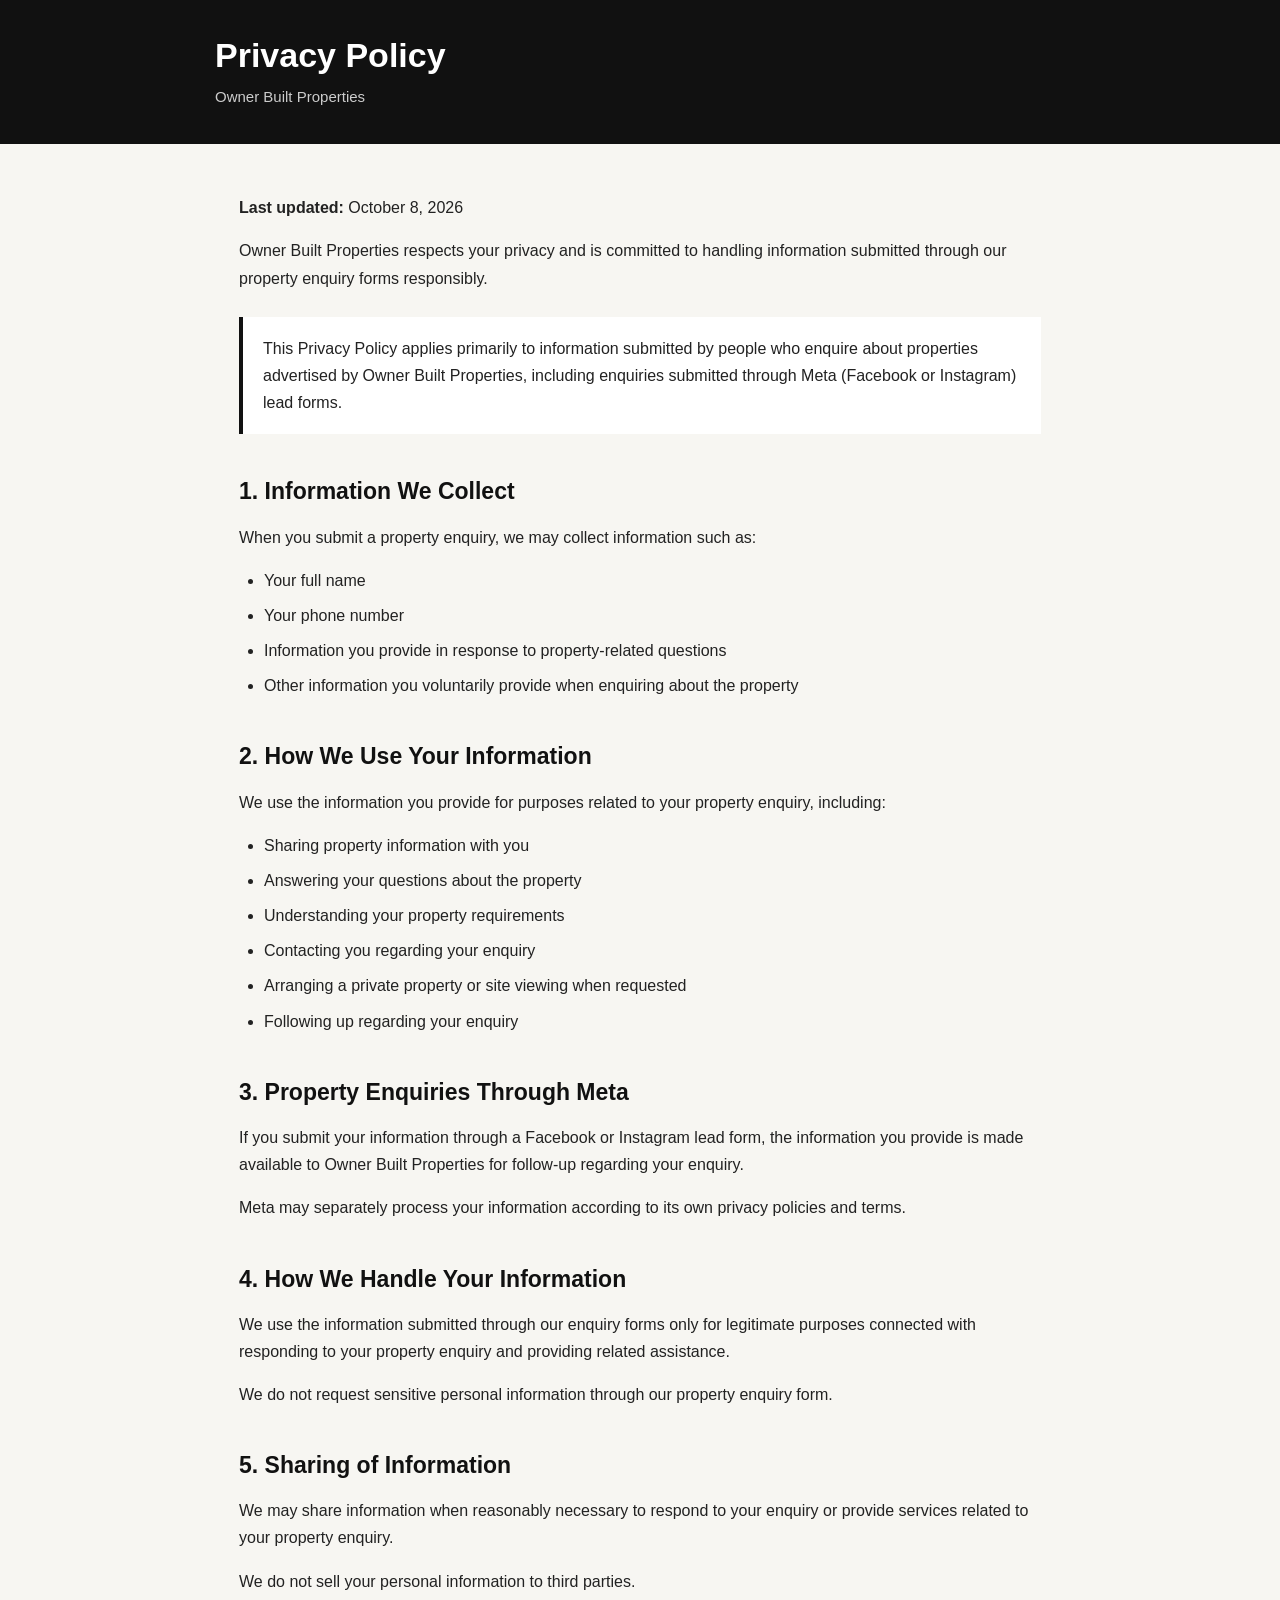
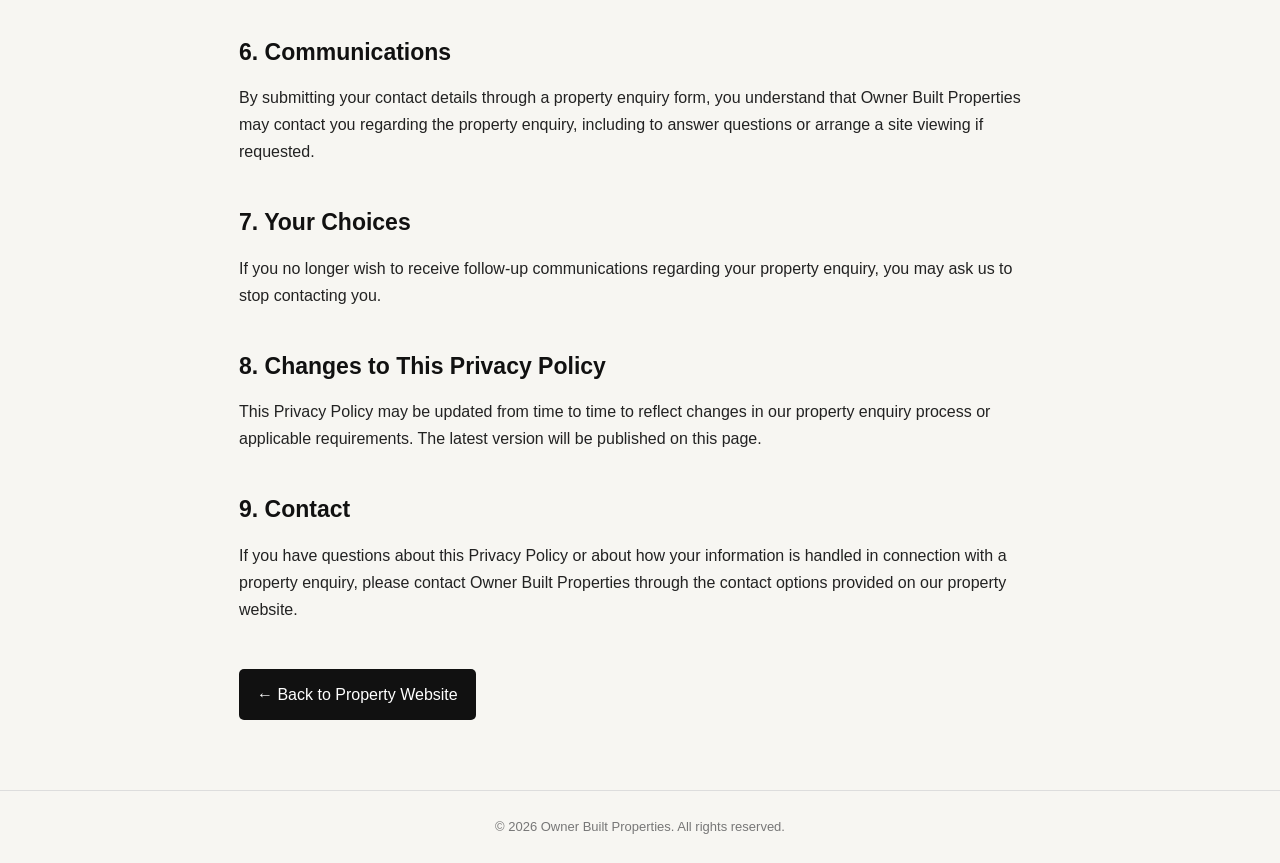
<file: privacy-policy.html>
<!DOCTYPE html>
<html lang="en">
<head>
    <meta charset="UTF-8">
    <meta name="viewport" content="width=device-width, initial-scale=1.0">

    <title>Privacy Policy | Owner Built Properties</title>

    <meta name="description" content="Privacy Policy for Owner Built Properties and property enquiries for the KLR Phase 3, Medchal independent triplex villa.">

    <style>
        * {
            box-sizing: border-box;
        }

        body {
            margin: 0;
            font-family: Arial, Helvetica, sans-serif;
            background: #f7f6f2;
            color: #222;
            line-height: 1.7;
        }

        .container {
            max-width: 850px;
            margin: 0 auto;
            padding: 50px 24px 70px;
        }

        .header {
            background: #111;
            color: white;
            padding: 35px 24px;
        }

        .header-inner {
            max-width: 850px;
            margin: auto;
        }

        h1 {
            margin: 0 0 8px;
            font-size: 34px;
            line-height: 1.2;
        }

        .subtitle {
            margin: 0;
            color: #ccc;
            font-size: 15px;
        }

        h2 {
            margin-top: 38px;
            margin-bottom: 12px;
            font-size: 23px;
            color: #111;
        }

        p {
            margin: 0 0 16px;
        }

        ul {
            margin-top: 8px;
            margin-bottom: 20px;
            padding-left: 25px;
        }

        li {
            margin-bottom: 8px;
        }

        .notice {
            background: white;
            border-left: 4px solid #111;
            padding: 18px 20px;
            margin: 25px 0;
        }

        .back {
            display: inline-block;
            margin-top: 30px;
            padding: 12px 18px;
            background: #111;
            color: white;
            text-decoration: none;
            border-radius: 5px;
        }

        .back:hover {
            opacity: 0.85;
        }

        .footer {
            text-align: center;
            padding: 25px 20px;
            color: #777;
            font-size: 13px;
            border-top: 1px solid #ddd;
        }

        @media (max-width: 600px) {
            .container {
                padding: 35px 18px 50px;
            }

            h1 {
                font-size: 28px;
            }

            h2 {
                font-size: 21px;
            }
        }
    </style>
</head>

<body>

    <header class="header">
        <div class="header-inner">
            <h1>Privacy Policy</h1>
            <p class="subtitle">Owner Built Properties</p>
        </div>
    </header>

    <main class="container">

        <p><strong>Last updated:</strong> October 8, 2026</p>

        <p>
            Owner Built Properties respects your privacy and is committed to handling
            information submitted through our property enquiry forms responsibly.
        </p>

        <div class="notice">
            This Privacy Policy applies primarily to information submitted by people
            who enquire about properties advertised by Owner Built Properties,
            including enquiries submitted through Meta (Facebook or Instagram)
            lead forms.
        </div>

        <h2>1. Information We Collect</h2>

        <p>
            When you submit a property enquiry, we may collect information such as:
        </p>

        <ul>
            <li>Your full name</li>
            <li>Your phone number</li>
            <li>Information you provide in response to property-related questions</li>
            <li>Other information you voluntarily provide when enquiring about the property</li>
        </ul>

        <h2>2. How We Use Your Information</h2>

        <p>
            We use the information you provide for purposes related to your property enquiry,
            including:
        </p>

        <ul>
            <li>Sharing property information with you</li>
            <li>Answering your questions about the property</li>
            <li>Understanding your property requirements</li>
            <li>Contacting you regarding your enquiry</li>
            <li>Arranging a private property or site viewing when requested</li>
            <li>Following up regarding your enquiry</li>
        </ul>

        <h2>3. Property Enquiries Through Meta</h2>

        <p>
            If you submit your information through a Facebook or Instagram lead form,
            the information you provide is made available to Owner Built Properties
            for follow-up regarding your enquiry.
        </p>

        <p>
            Meta may separately process your information according to its own privacy
            policies and terms.
        </p>

        <h2>4. How We Handle Your Information</h2>

        <p>
            We use the information submitted through our enquiry forms only for
            legitimate purposes connected with responding to your property enquiry
            and providing related assistance.
        </p>

        <p>
            We do not request sensitive personal information through our property
            enquiry form.
        </p>

        <h2>5. Sharing of Information</h2>

        <p>
            We may share information when reasonably necessary to respond to your
            enquiry or provide services related to your property enquiry.
        </p>

        <p>
            We do not sell your personal information to third parties.
        </p>

        <h2>6. Communications</h2>

        <p>
            By submitting your contact details through a property enquiry form,
            you understand that Owner Built Properties may contact you regarding
            the property enquiry, including to answer questions or arrange a
            site viewing if requested.
        </p>

        <h2>7. Your Choices</h2>

        <p>
            If you no longer wish to receive follow-up communications regarding
            your property enquiry, you may ask us to stop contacting you.
        </p>

        <h2>8. Changes to This Privacy Policy</h2>

        <p>
            This Privacy Policy may be updated from time to time to reflect changes
            in our property enquiry process or applicable requirements. The latest
            version will be published on this page.
        </p>

        <h2>9. Contact</h2>

        <p>
            If you have questions about this Privacy Policy or about how your
            information is handled in connection with a property enquiry, please
            contact Owner Built Properties through the contact options provided
            on our property website.
        </p>

        <a class="back" href="index.html">← Back to Property Website</a>

    </main>

    <footer class="footer">
        © 2026 Owner Built Properties. All rights reserved.
    </footer>

</body>
</html>
</file>
